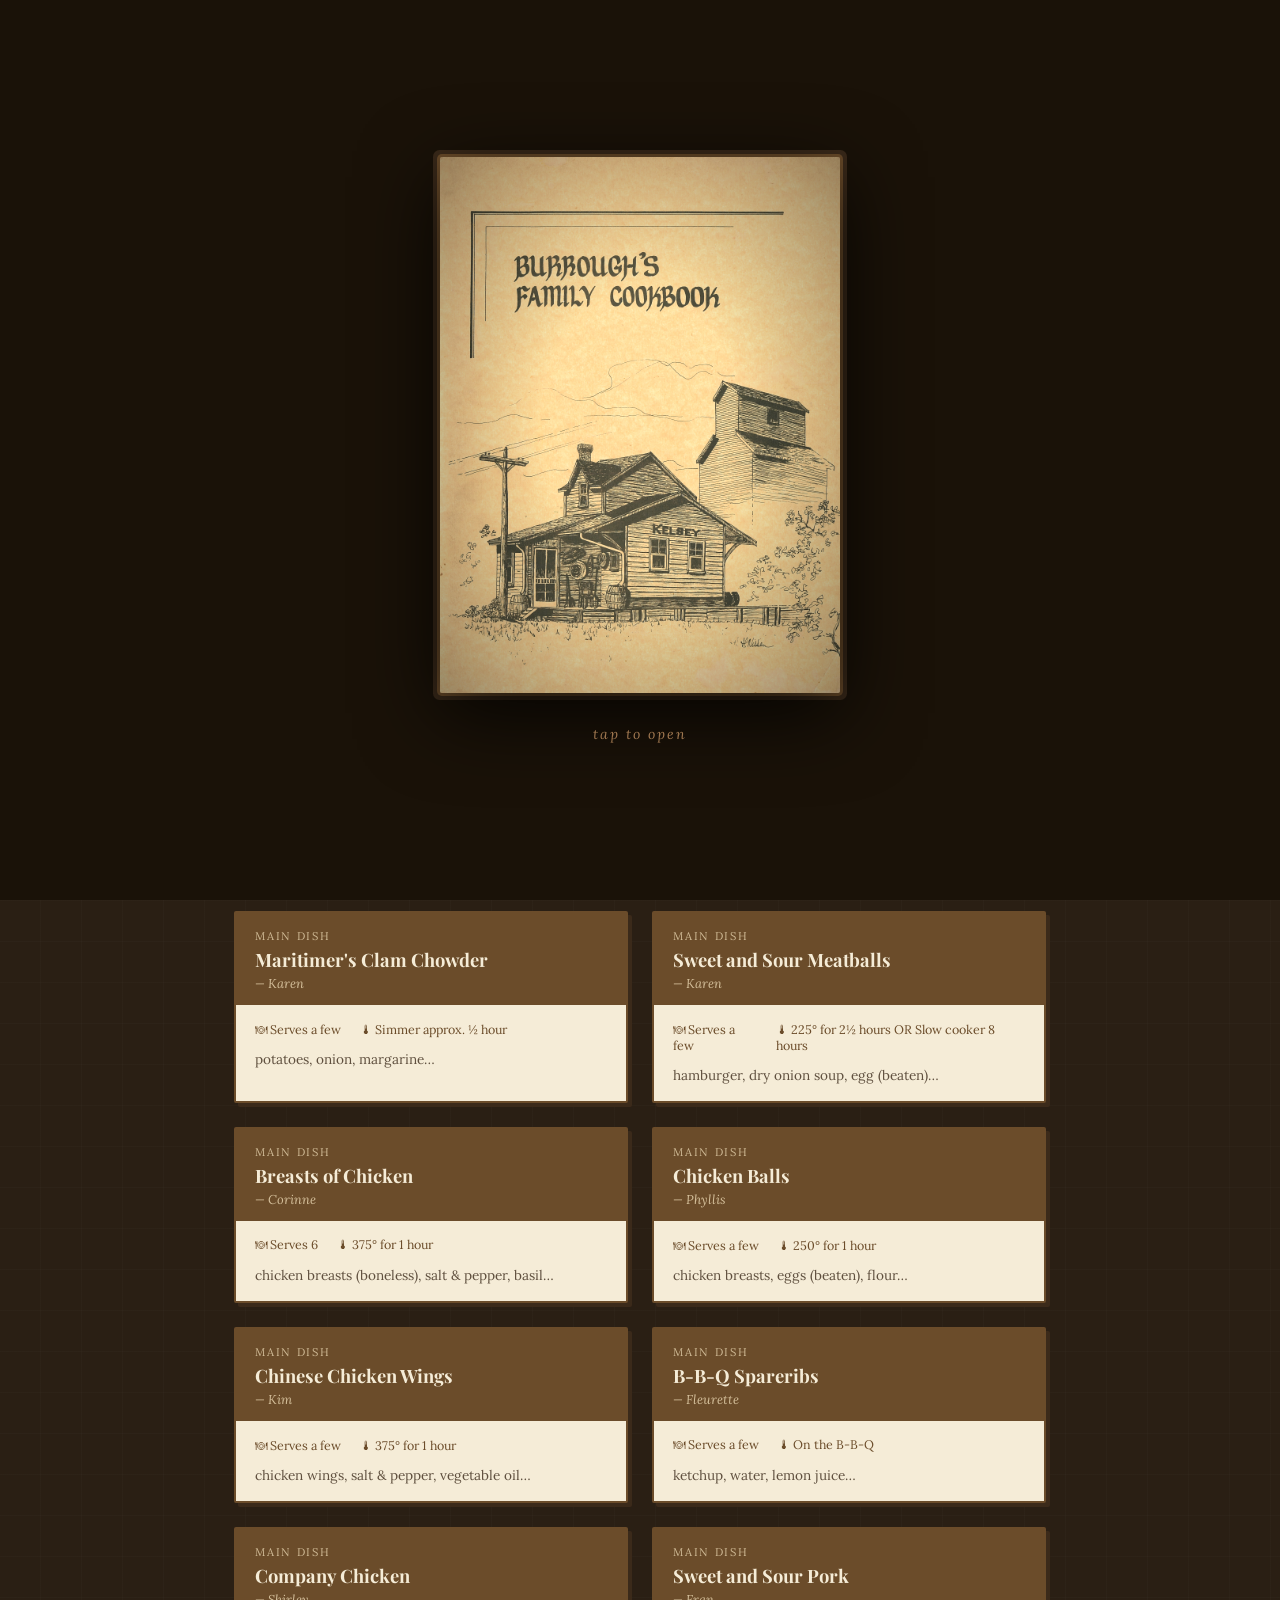
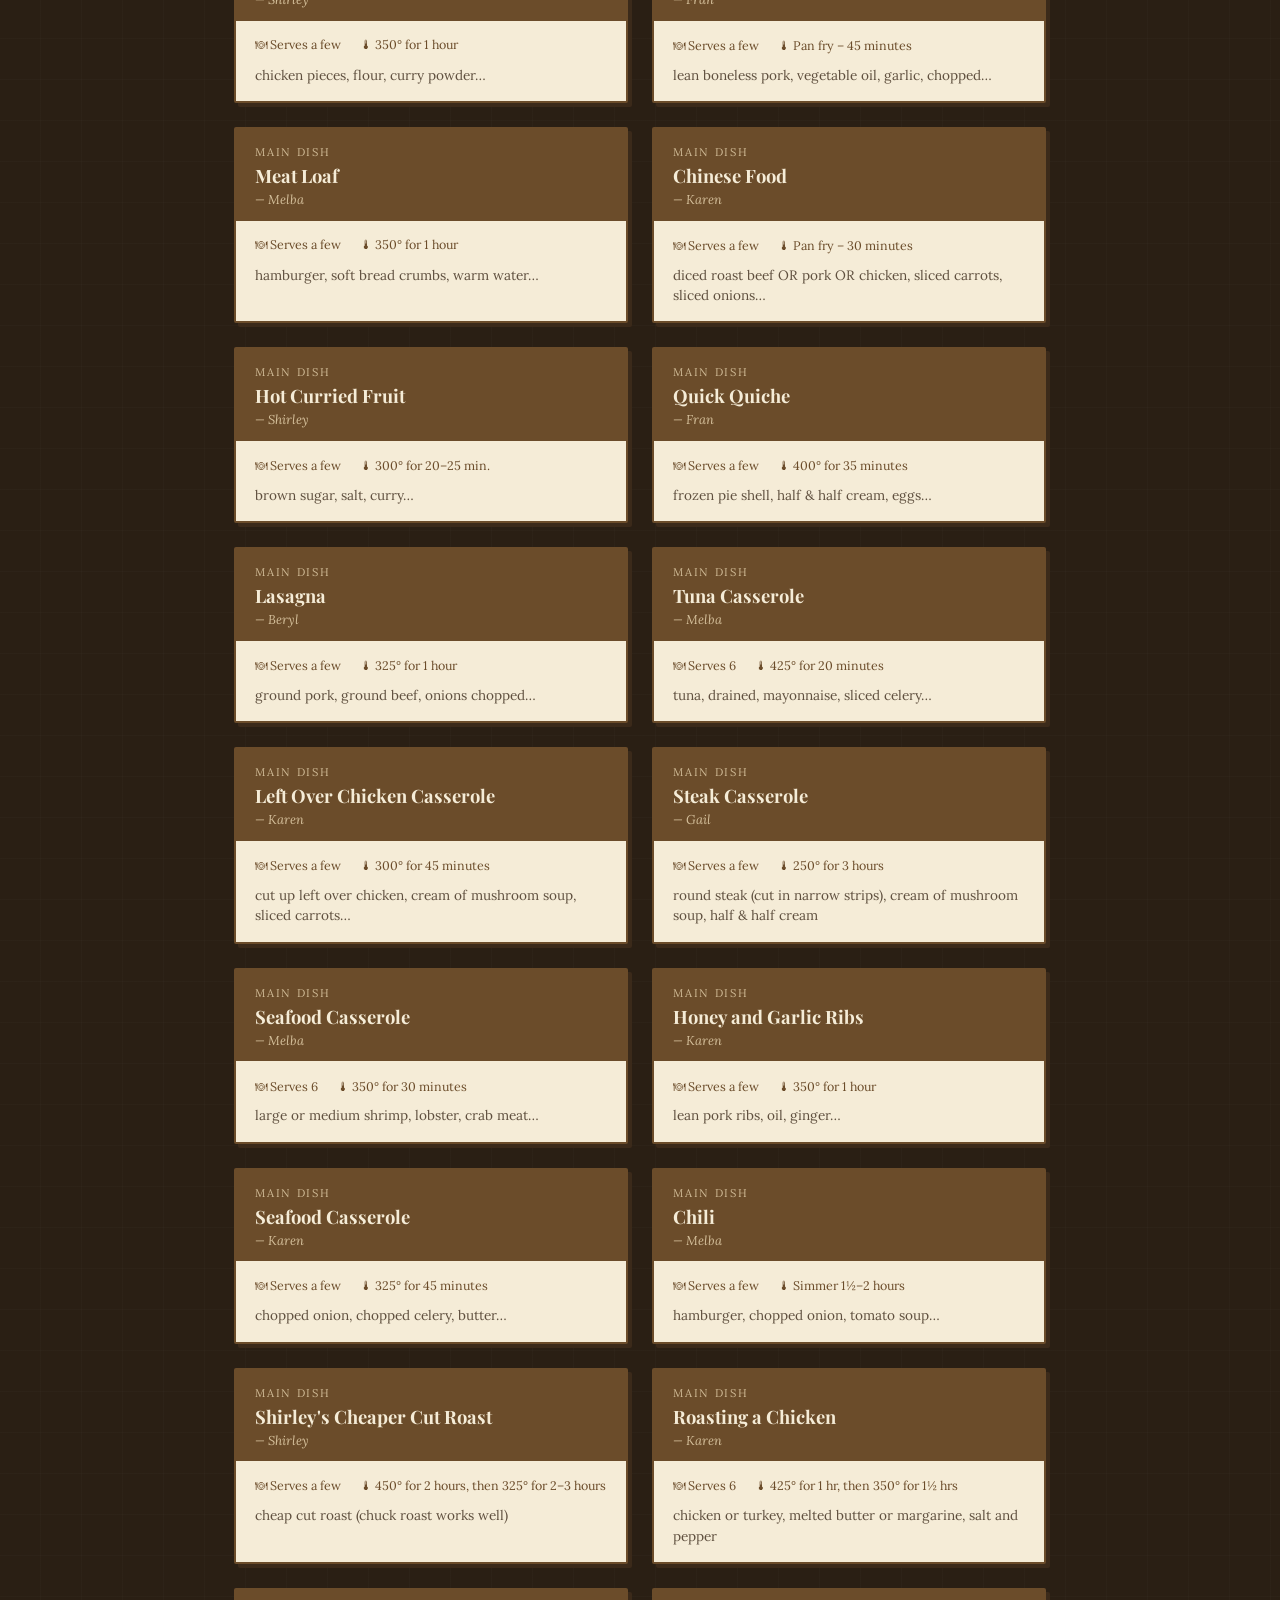
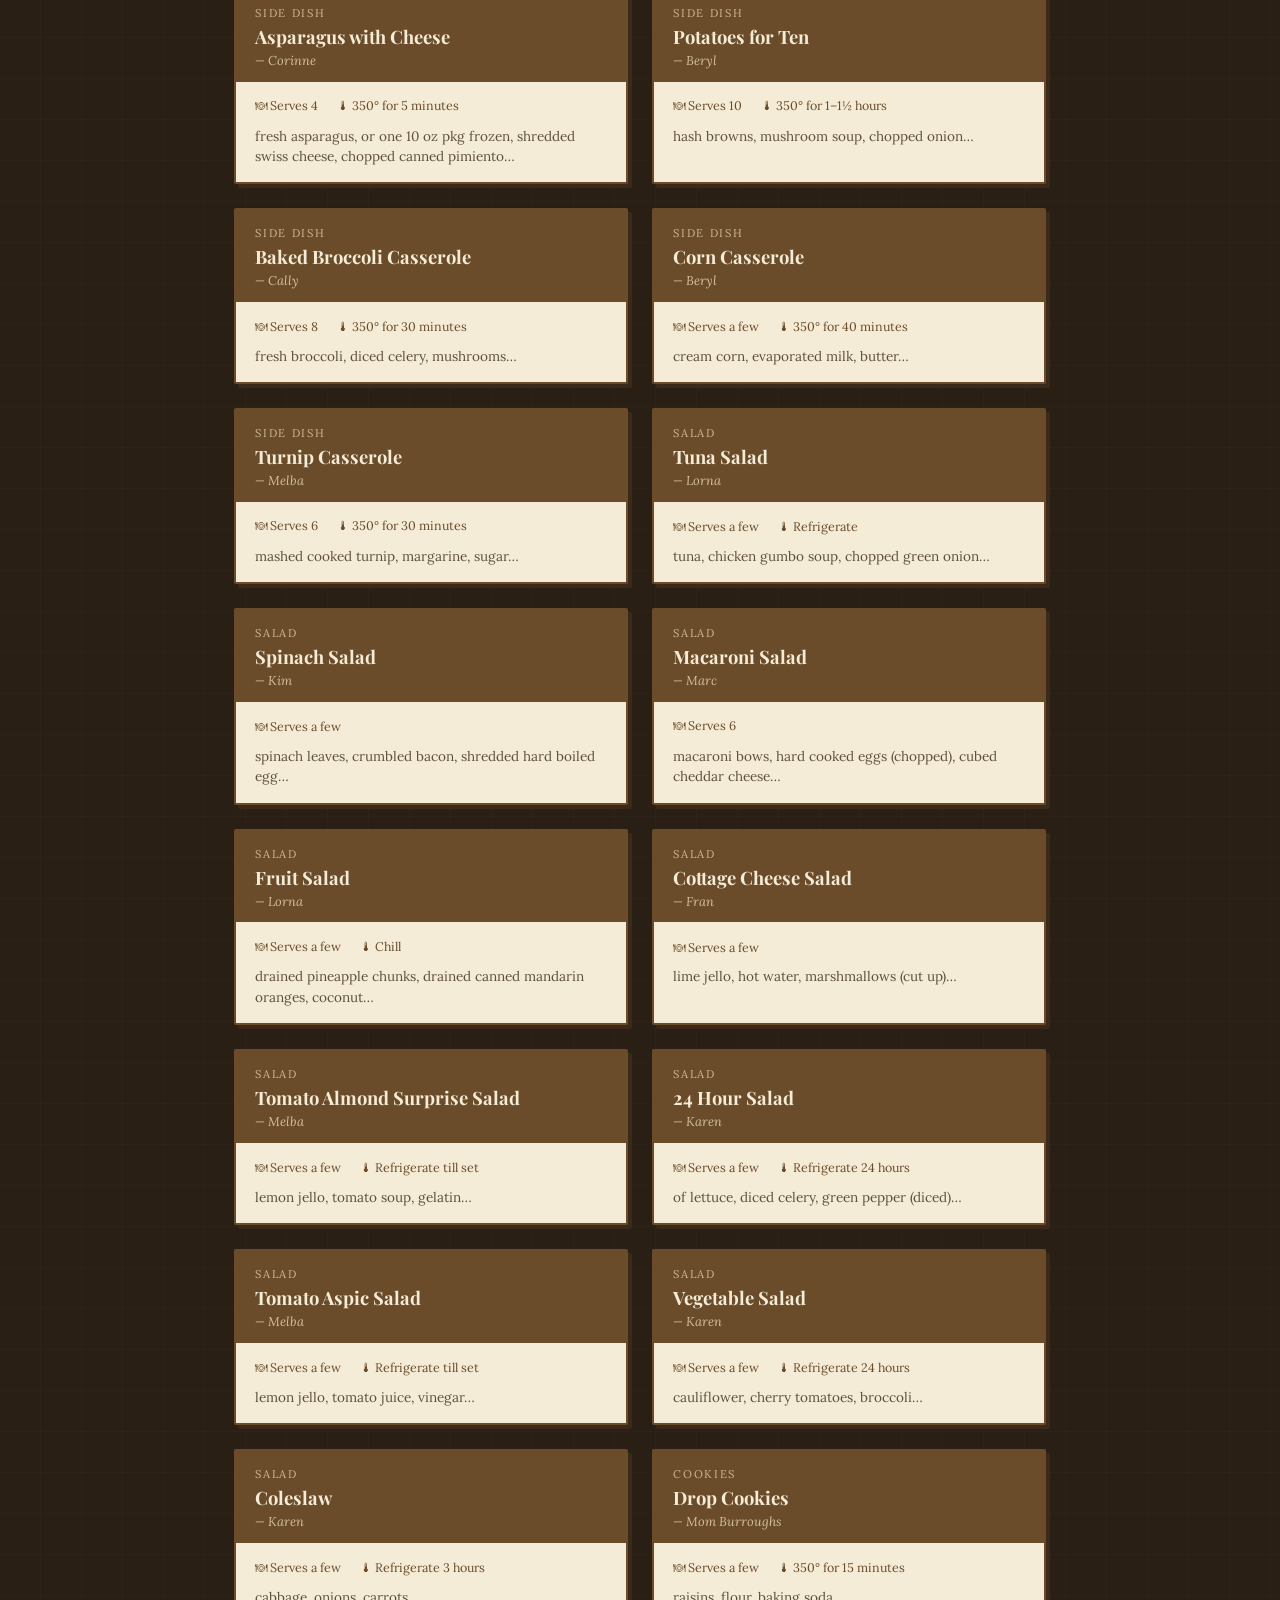
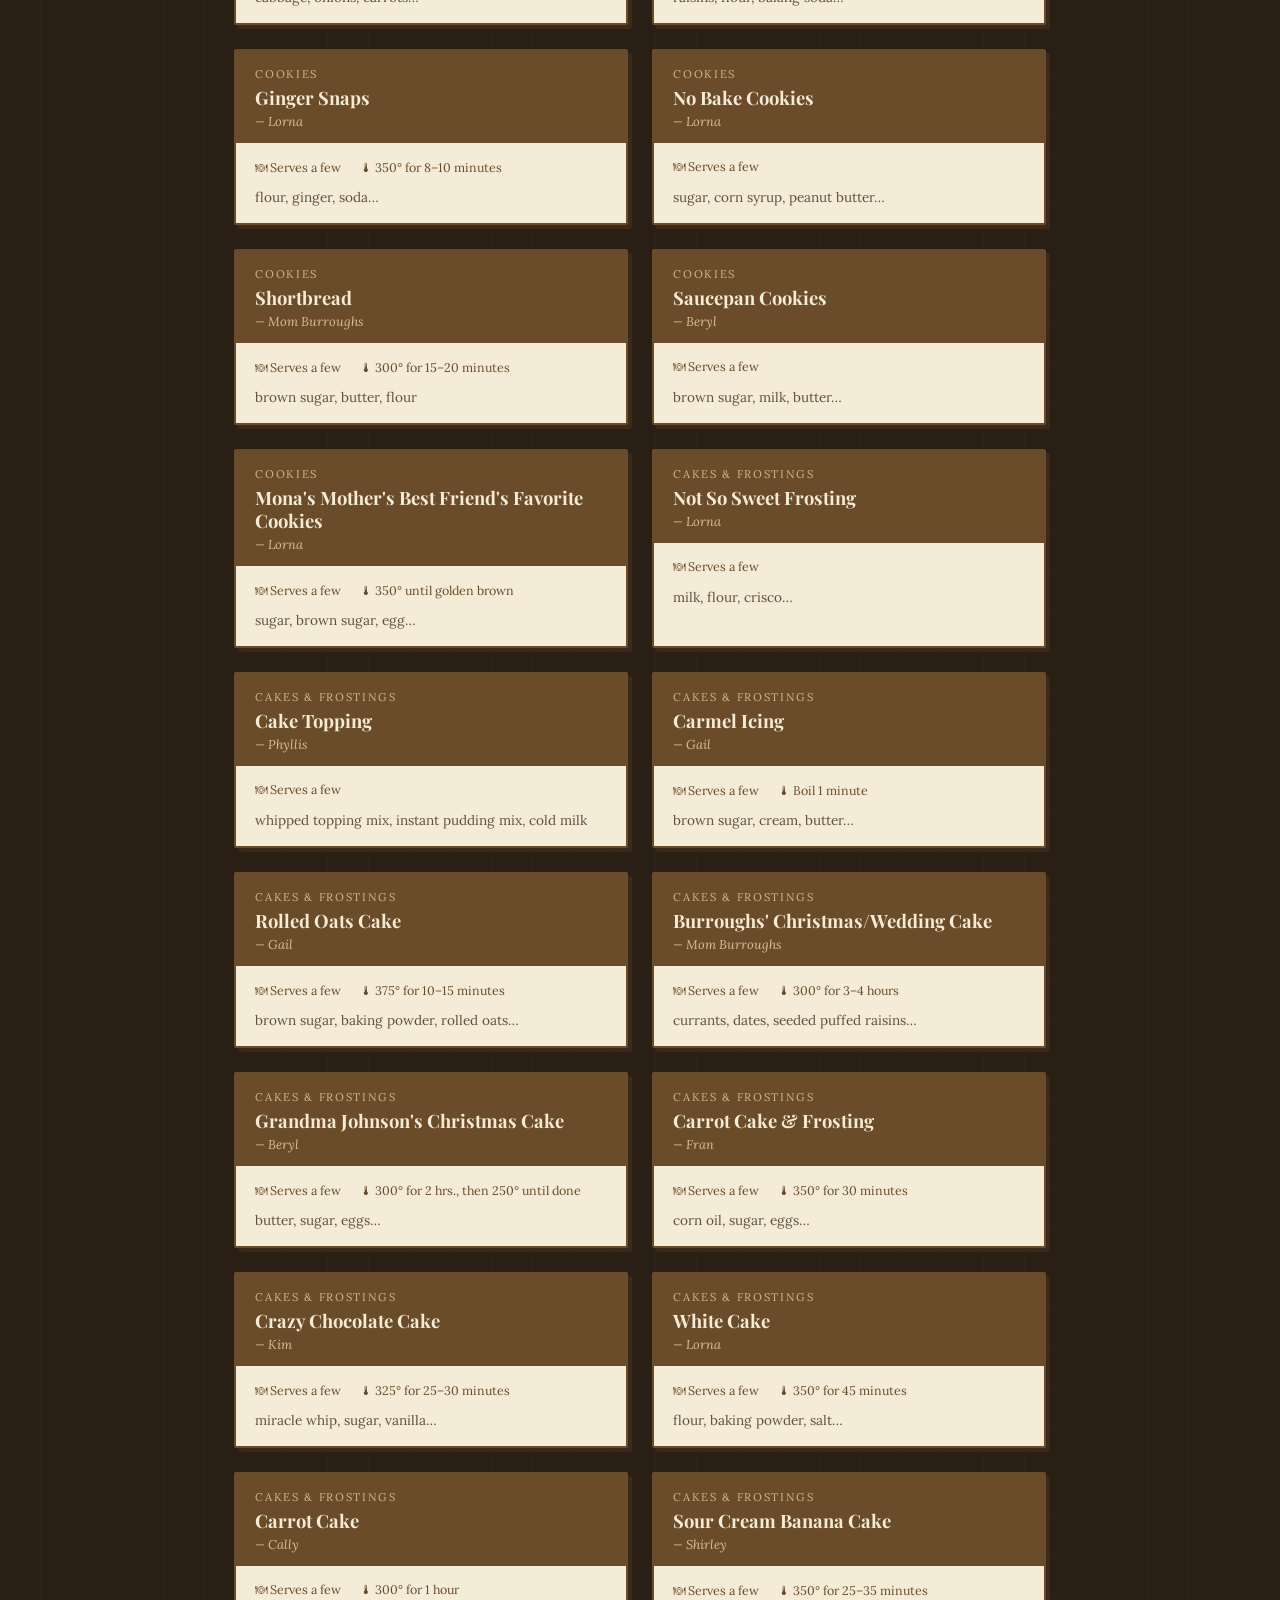
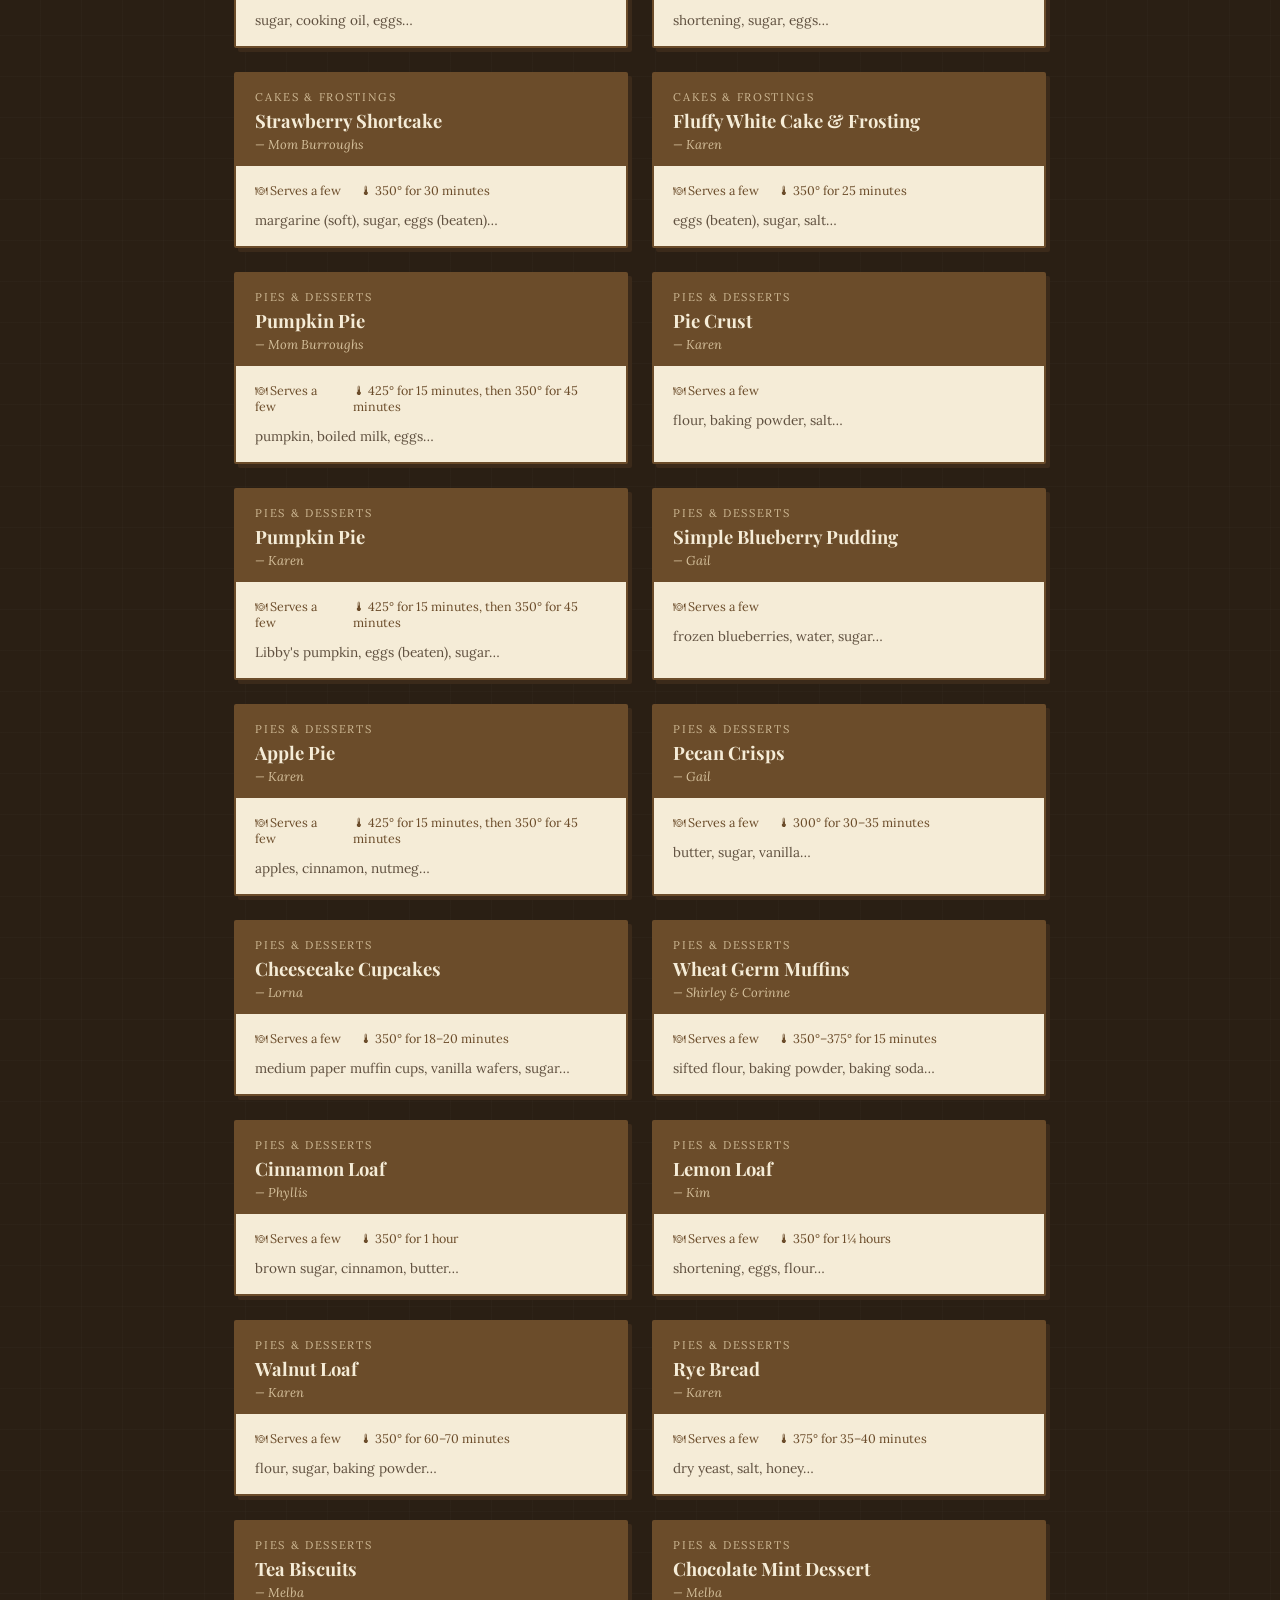
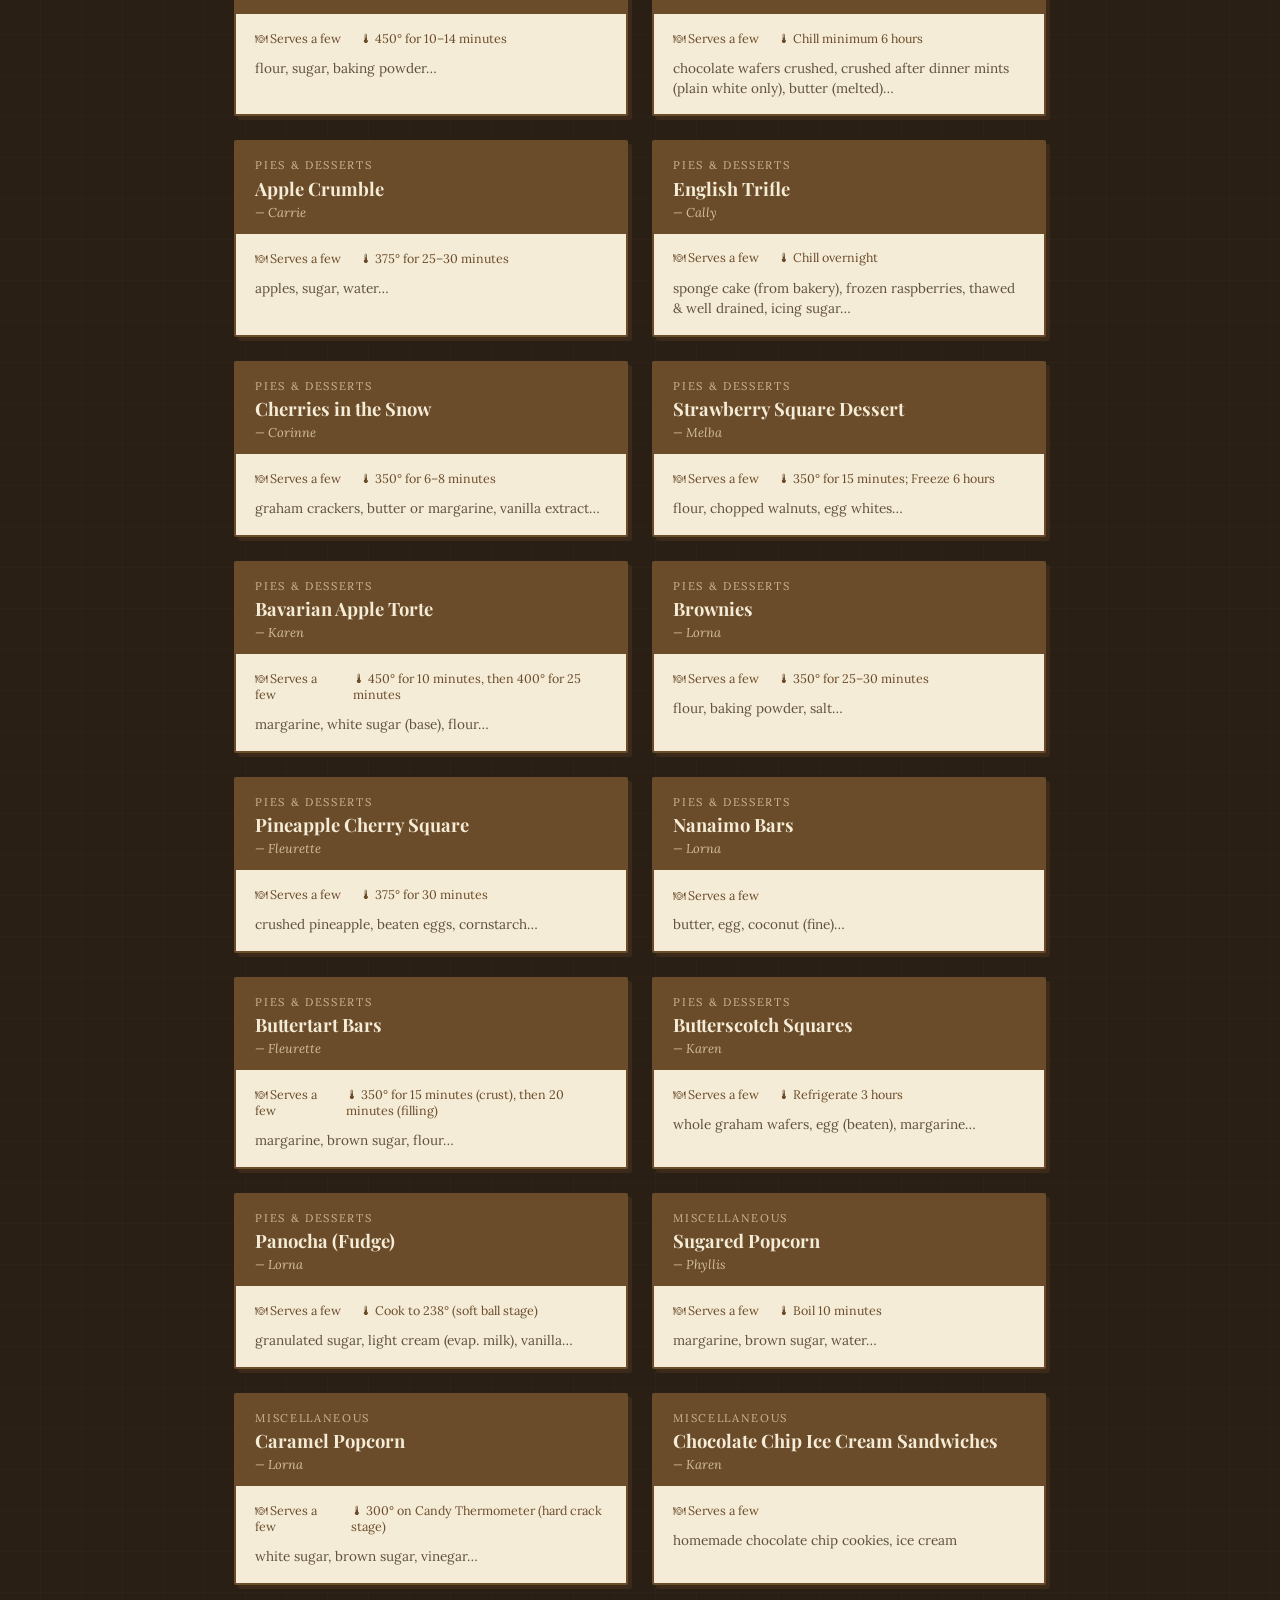
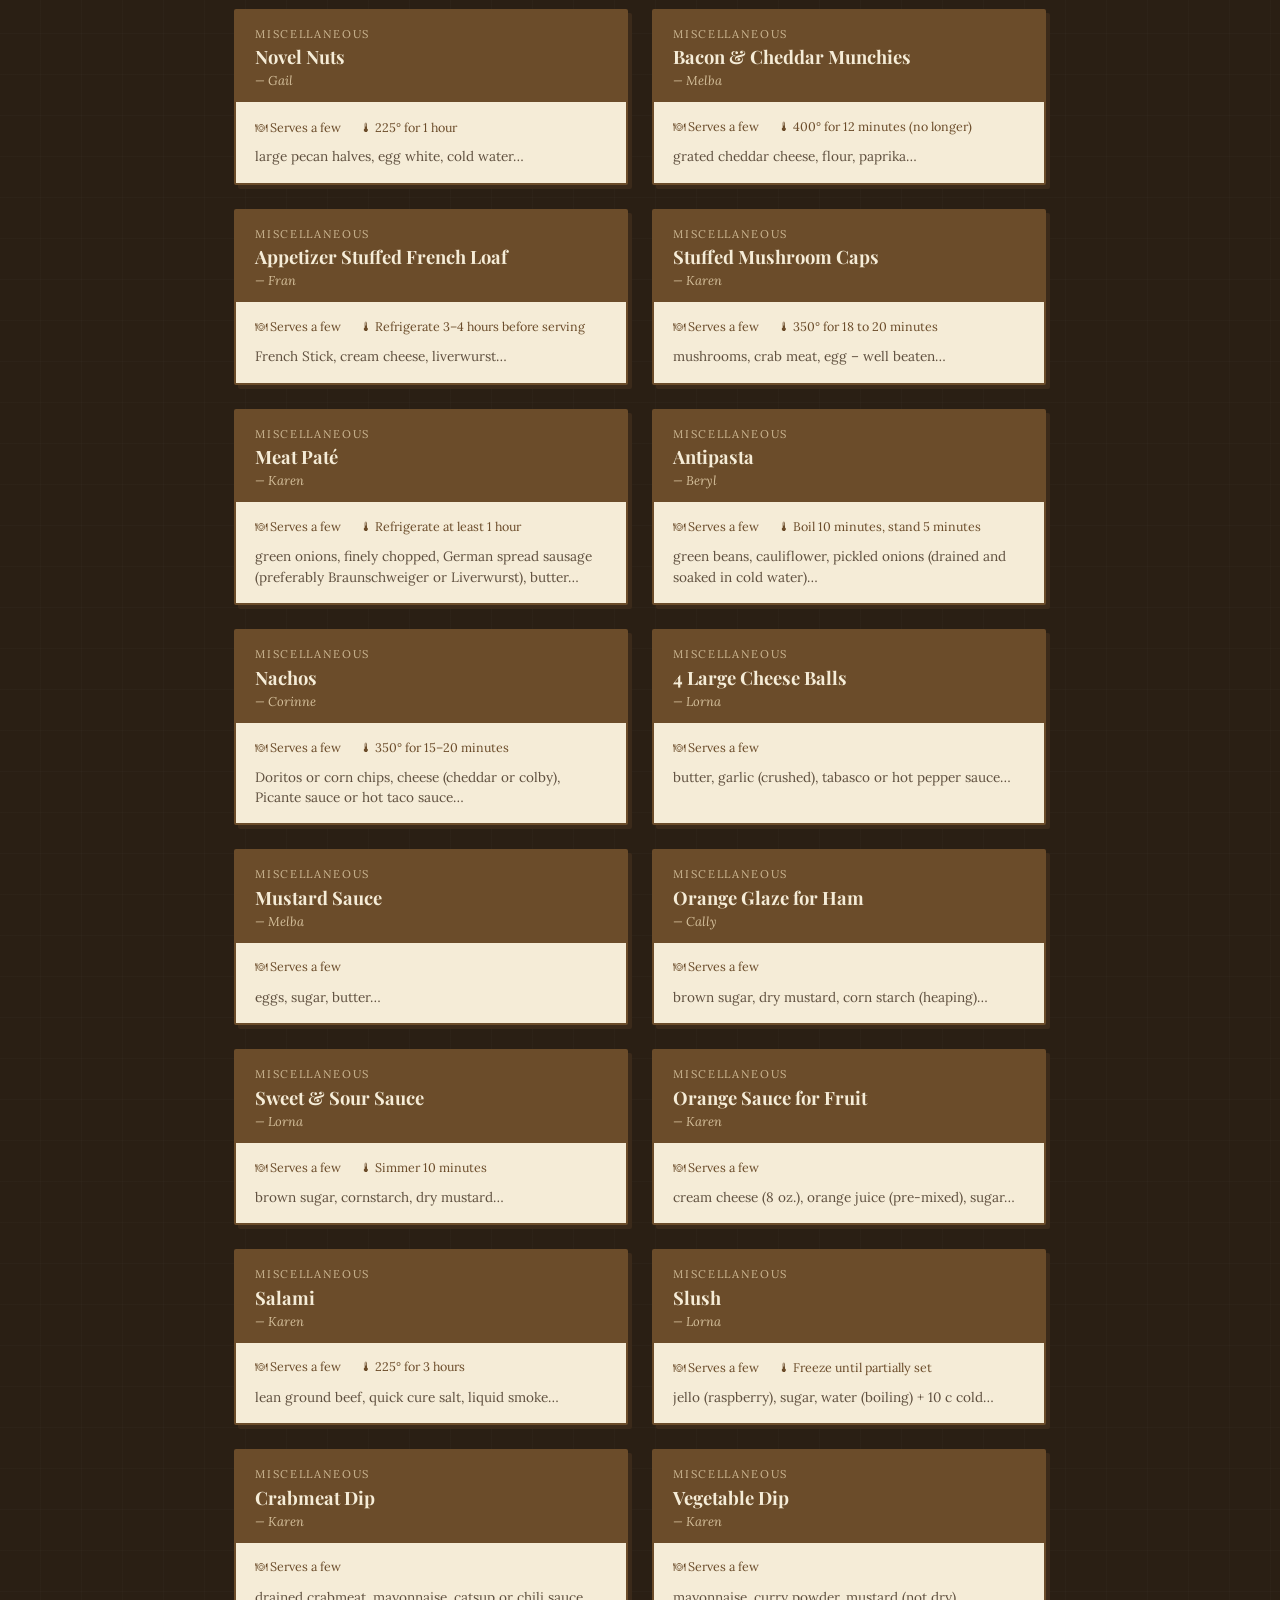
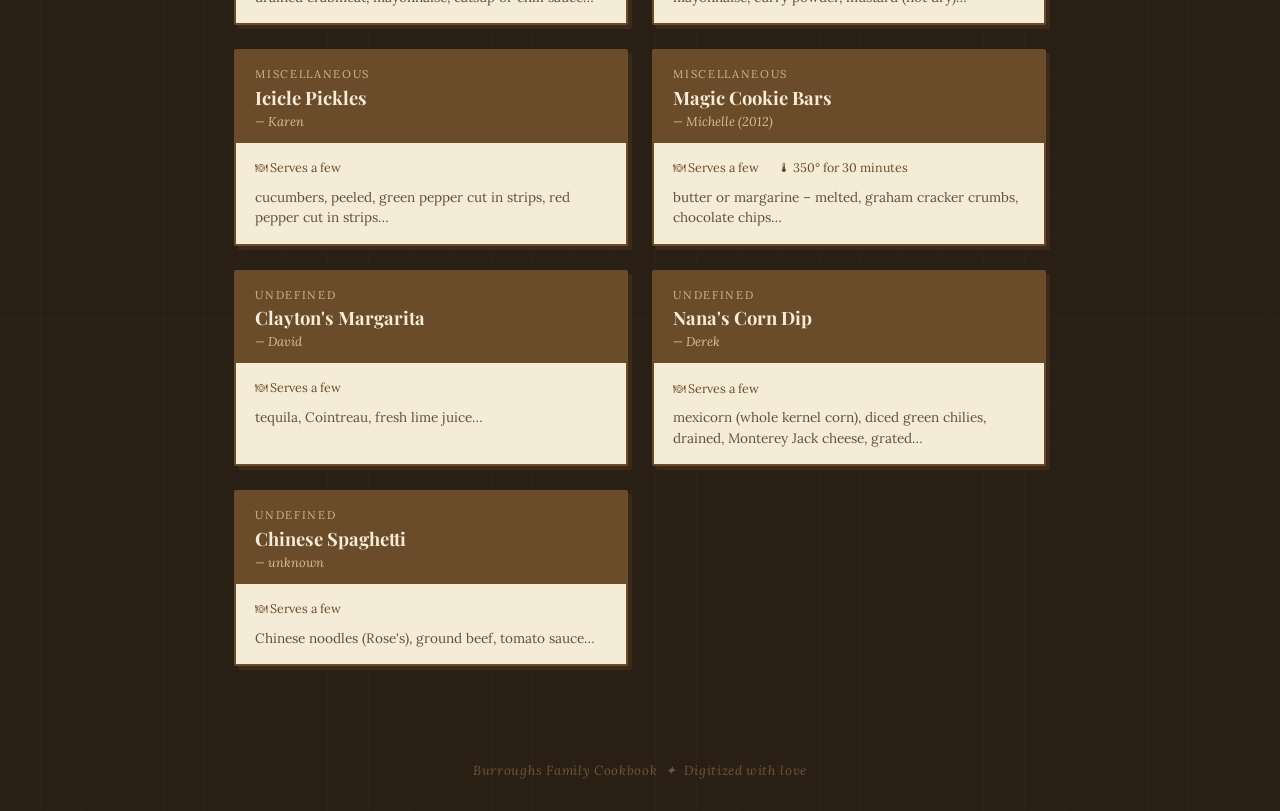
<file: index.html>
<!DOCTYPE html>
<html lang="en">
<head>
<meta charset="UTF-8">
<meta name="viewport" content="width=device-width, initial-scale=1.0">
<title>Burroughs Family Cookbook</title>
<link href="https://fonts.googleapis.com/css2?family=Playfair+Display:ital,wght@0,400;0,700;1,400&family=Lora:ital,wght@0,400;0,500;1,400&display=swap" rel="stylesheet">
<link rel="stylesheet" href="css/style.css">

</head>
<body>

  <!-- COVER PAGE -->
  <div id="coverPage" onclick="openCookbook()" style="position:fixed;inset:0;z-index:999;display:flex;flex-direction:column;align-items:center;justify-content:center;background:#1a1208;cursor:pointer;">
    <style>
      @keyframes coverReveal {from{opacity:0;transform:translateY(24px)}to{opacity:1;transform:translateY(0)}}
      @keyframes pulse {0%,100%{opacity:0.5}50%{opacity:1}}
      #coverPage.closing{opacity:0!important;transform:scale(1.04)!important;pointer-events:none;transition:opacity 0.85s ease,transform 0.85s ease;}
      #coverPage{transition:opacity 0.85s ease,transform 0.85s ease;}
    </style>
    <div style="position:relative;width:min(400px,88vw);box-shadow:0 20px 80px rgba(0,0,0,0.85),0 0 0 3px #6b4c2a,0 0 0 7px #3b2a1a;border-radius:2px;overflow:hidden;animation:coverReveal 1.2s ease both;">
      <img src="web-images/CoverPage.png" alt="Burroughs Family Cookbook" style="width:100%;display:block;filter:sepia(10%) contrast(1.04);" />
      <div style="position:absolute;inset:0;background:radial-gradient(ellipse at center,transparent 35%,rgba(0,0,0,0.4) 100%);pointer-events:none;"></div>
    </div>
    <div style="margin-top:2rem;text-align:center;animation:coverReveal 1.2s 0.25s ease both;">
      <div style="font-family:'Lora',Georgia,serif;font-style:italic;font-size:0.88rem;color:#a07850;letter-spacing:0.14em;animation:pulse 2.5s 1.6s ease-in-out infinite;">tap to open</div>
    </div>
  </div>
  <script>
    function openCookbook() {
      const c = document.getElementById('coverPage');
      c.classList.add('closing');
      setTimeout(() => c.style.display = 'none', 880);
    }
  </script>


<header class="site-header">
  <div class="header-inner">
    <div class="site-title">Burroughs<br>Family Cookbook</div>
    <div class="divider">✦ &nbsp; ✦ &nbsp; ✦</div>
    <div class="site-subtitle">Treasured recipes, passed through generations</div>

  <div class="divider">✦ &nbsp; ✦</div>
  
  <!-- dedication Recognitions and spiritual quotes -->
  
	<div class="header-dedication">
	
	  <a href="assets/BFC-Dedication.jpg" class="image-modal-link" onclick="openImageModal(event, 'assets/BFC-Dedication.jpg')">
		Dedication
	  </a>

	  <a href="assets/BFC-Recognitions.jpg" class="image-modal-link" onclick="openImageModal(event, 'assets/BFC-Recognitions.jpg')">
		Recognitions
	  </a>

	  <a href="assets/BFC-Spiritual-Quotes.jpg" class="image-modal-link" onclick="openImageModal(event, 'assets/BFC-Spiritual-Quotes.jpg')">
		Spiritual Quotes
	  </a>	

	  <div id="globalImageModal" class="image-modal-overlay" onclick="closeImageModalOnOverlay(event)">
		<div class="image-modal-wrapper">
		  <span class="image-modal-close" onclick="closeImageModal()">&times;</span>
		  <img class="image-modal-content" id="imageModalTarget" alt="Enlarged visual layout">
		</div>
	  </div>  
	</div>

  <!-- end dedication Recognitions and spiritual quotes -->  

  </div>
  
</header>

	  <a href="flipbook-view.html" class="flipbook-link">Open the Book</a>	

<div class="toolbar">
  <div class="search-wrap">
    <input type="text" id="searchInput" placeholder="Search recipes or contributors…" oninput="filterRecipes()">
  </div>
  <div class="filter-btns" id="filterBtns">
  
	  <div class="btn-row version-row">
		<button class="filter-btn active" onclick="setVersionFilter('All', this)">All</button>
		<button class="filter-btn" onclick="setVersionFilter('Volume 1', this)">Volume 1</button>
		<button class="filter-btn" onclick="setVersionFilter('Volume 2', this)">Volume 2</button>
  	  </div>

	  <div class="btn-row category-row">
		<button class="filter-btn active" onclick="setCategoryFilter('All', this)">All</button>
		<button class="filter-btn" onclick="setCategoryFilter('Main Dish', this)">Main Dish</button>
		<button class="filter-btn" onclick="setCategoryFilter('Side Dish', this)">Side Dish</button>
		<button class="filter-btn" onclick="setCategoryFilter('Salad', this)">Salad</button>
		<button class="filter-btn" onclick="setCategoryFilter('Cookies', this)">Cookies</button>
		<button class="filter-btn" onclick="setCategoryFilter('Cakes & Frostings', this)">Cakes & Frostings</button>
		<button class="filter-btn" onclick="setCategoryFilter('Pies & Desserts', this)">Pies & Desserts</button>
		<button class="filter-btn" onclick="setCategoryFilter('Miscellaneous', this)">Miscellaneous</button>
	  </div>	
  </div>
</div>

<div class="recipe-count" id="recipeCount"></div>

<div class="recipe-grid" id="recipeGrid"></div>

<!-- MODAL -->
<div class="modal-overlay" id="modalOverlay" onclick="closeModalOnOverlay(event)">
  <div class="modal" id="modal">
    <button class="modal-close" onclick="closeModal()">✕</button>
    <div class="modal-head">
      <div class="modal-category" id="mCategory"></div>
      <div class="modal-title" id="mTitle"></div>
      <div class="modal-contributor" id="mContributor"></div>
      <div class="modal-meta" id="mMeta"></div>
    </div>
    <div class="modal-body">
      <div class="serving-row">
        <div class="serving-label">Adjust servings:</div>
        <div class="serving-controls">
          <button class="serving-btn" onclick="changeServings(-1)">−</button>
          <div class="serving-count" id="servingCount">4</div>
          <button class="serving-btn" onclick="changeServings(1)">+</button>
        </div>
      </div>
      <div class="section-title">Ingredients</div>
      <ul class="ingredients-list" id="mIngredients"></ul>
      <div class="section-title">Instructions</div>
      <ol class="steps-list" id="mSteps"></ol>
      <div id="mNotes"></div>
    </div>
  </div>
</div>

<footer>Burroughs Family Cookbook &nbsp;✦&nbsp; Digitized with love</footer>

<script src="js/recipes.js"></script>
<script src="js/image-open.js"></script>

<script>

let currentCategory = 'All';
let currentVersion = 'All';
let currentRecipe = null;
let currentServings = 4;
let baseServings = 4;

function getPreview(recipe) {
  return recipe.ingredients.slice(0, 3).map(i => i.item).join(', ') + (recipe.ingredients.length > 3 ? '…' : '');
}

function renderCards(list) {
  const grid = document.getElementById('recipeGrid');
  document.getElementById('recipeCount').textContent =
    list.length === RECIPES.length ? `${list.length} recipes` : `${list.length} of ${RECIPES.length} recipes`;
  if (list.length === 0) {
    if (currentVersion === 'Volume 2') {
      grid.innerHTML = '<div class="empty-state">Volume 2 is coming soon! ' +
        '<a href="volume-2-submit-recipe.html" class="image-modal-link">Learn more</a></div>';
    } else {
      grid.innerHTML = '<div class="empty-state">No recipes found. Try a different search.</div>';
    }
    return;
  }
  grid.innerHTML = list.map((r, i) => `
    <div class="recipe-card" style="animation-delay:${i * 0.06}s" onclick="openModal(${r.id})">
      <div class="card-header">
        <div class="card-category">${r.category}</div>
        <div class="card-title">${r.title}</div>
        <div class="card-contributor">— ${r.contributor}</div>
      </div>
      <div class="card-body">
        <div class="card-meta">
		  <span>🍽 Serves ${r.servings ?? 'a few'}</span>
          ${r.temps ? `<span>🌡 ${r.temps}</span>` : ''}
        </div>
        <div class="card-preview">${getPreview(r)}</div>
      </div>
    </div>
  `).join('');
}

function filterRecipes() {
  const q = document.getElementById('searchInput').value.toLowerCase();
  let list = RECIPES.filter(r => {
    const matchCat = currentCategory === 'All' || r.category === currentCategory;
    const matchVersion = currentVersion === 'All' || r.version === currentVersion;
    const matchQ = !q || r.title.toLowerCase().includes(q) || r.contributor.toLowerCase().includes(q) ||
	  r.version.toLowerCase().includes(q) ||
      r.ingredients.some(i => i.item.toLowerCase().includes(q));
    return matchCat && matchVersion && matchQ;
  });
  renderCards(list);
}

function setCategoryFilter(cat, btn) {
  currentCategory = cat;
  btn.closest('.btn-row').querySelectorAll('.filter-btn').forEach(b => b.classList.remove('active'));
  btn.classList.add('active');
  filterRecipes();
}

function setVersionFilter(ver, btn) {
  currentVersion = ver;
  btn.closest('.btn-row').querySelectorAll('.filter-btn').forEach(b => b.classList.remove('active'));
  btn.classList.add('active');
  filterRecipes();
}


// this is the original method from claude
// some recipes did not provide a 'serves #' which caused 
// issues with scaling up or down via the 'serves' button
// keeping this for now
function scaleAmountOriginal(amountStr, base, current) {
  // Try to scale numeric amounts
  const match = amountStr.match(/^([\d.\/½¼¾⅓⅔]+)\s*(.*)/);
  if (!match) return amountStr;
  let num = match[1];
  const unit = match[2];
  // Convert fractions
  const fracs = {'½':0.5,'¼':0.25,'¾':0.75,'⅓':0.333,'⅔':0.667};
  let val = parseFloat(num) || fracs[num] || null;
  if (!val) return amountStr;
  let scaled = (val / base) * current;
  // Format nicely
  let display;
  if (scaled === Math.floor(scaled)) display = scaled.toString();
  else display = scaled.toFixed(1).replace(/\.0$/, '');
  return `${display} ${unit}`.trim();
}

function scaleAmount(amountStr, base, current) {
  // 1. Try to scale numeric amounts
  // Regex: look for a number/fraction at the start
  const match = amountStr.match(/^([\d.\/½¼¾⅓⅔\-]+)\s*(.*)/);
  if (!match) return amountStr;

  let numPart = match[1];
  const unit = match[2];

console.log(numPart); console.log(unit);

  // 2. Convert fractions/ranges
  const fracs = {'½':0.5,'¼':0.25,'¾':0.75,'⅓':0.333,'⅔':0.667};
  
  // Handle simple numbers or single fractions
  let val = parseFloat(numPart) || fracs[numPart] || null;

  // If it's a range (like "5-6"), just take the average or the first number
  if (!val && numPart.includes('–')) {
      val = parseFloat(numPart.split('–')[0]);
  }

console.log("val:", val, "| unit:", unit);

  // 3. IF NO VALID NUMBER IS FOUND, RETURN ORIGINAL STRING IMMEDIATELY
  if (val === null || isNaN(val)) return amountStr;

  // 4. Perform math
  let scaled = (val / base) * current;

console.log("scaled:", scaled, "| unit:", unit);

  // 5. Format nicely
  let display = Number.isInteger(scaled) ? scaled.toString() : scaled.toFixed(1).replace(/\.0$/, '');
  
console.log(display); console.log(unit);  
  
  return `${display} ${unit}`.trim();
}

function renderIngredients() {
  const ul = document.getElementById('mIngredients');
  ul.innerHTML = currentRecipe.ingredients.map(ing => {
    const scaledAmt = ing.amount.match(/^(to taste|as needed|pinch)$/i)
      ? ing.amount
      : scaleAmount(ing.amount, baseServings, currentServings);
	  
    return `<li><span class="ing-amount">${scaledAmt}</span> ${ing.item}</li>`;
  }).join('');
}

function getServings(currentRecipe) {
  // If servings is missing, 0, or not a number, return 1
  if (!currentRecipe.servings || isNaN(currentRecipe.servings)) {
    currentRecipe.servings = 1;
  }
  return currentRecipe.servings;
}

function openModal(id) {
  currentRecipe = RECIPES.find(r => r.id === id);
  
  // handle when servings value is not provided in the recipe
  
  baseServings = getServings(currentRecipe);
  currentServings = getServings(currentRecipe);

  document.getElementById('mCategory').textContent = currentRecipe.category;
  document.getElementById('mTitle').textContent = currentRecipe.title;
  document.getElementById('mContributor').textContent = '— ' + currentRecipe.contributor;
  document.getElementById('mMeta').innerHTML =
    `<span>🍽 Serves ${currentRecipe.servings}</span>` +
    (currentRecipe.temps ? `<span>🌡 ${currentRecipe.temps}</span>` : '');
  document.getElementById('servingCount').textContent = currentServings;

  renderIngredients();

  document.getElementById('mSteps').innerHTML = currentRecipe.steps.map((s, i) =>
    `<li class="step"><span class="step-num">${i+1}.</span><span class="step-text">${s}</span></li>`
  ).join('');

  const notesEl = document.getElementById('mNotes');
  if (currentRecipe.notes) {
    notesEl.innerHTML = `<div class="recipe-notes"><strong>Notes</strong>${currentRecipe.notes.replace(/\n/g,'<br>')}</div>`;
  } else { notesEl.innerHTML = ''; }

  document.getElementById('modalOverlay').classList.add('open');
  document.body.style.overflow = 'hidden';
}

function closeModal() {
  document.getElementById('modalOverlay').classList.remove('open');
  document.body.style.overflow = '';
}

function closeModalOnOverlay(e) {
  if (e.target === document.getElementById('modalOverlay')) closeModal();
}

function changeServings(delta) {
  currentServings = Math.max(1, currentServings + delta);
  document.getElementById('servingCount').textContent = currentServings;
  renderIngredients();
}

document.addEventListener('keydown', e => { if (e.key === 'Escape') closeModal(); });

// Init
renderCards(RECIPES);
</script>

</body>
</html>
</file>
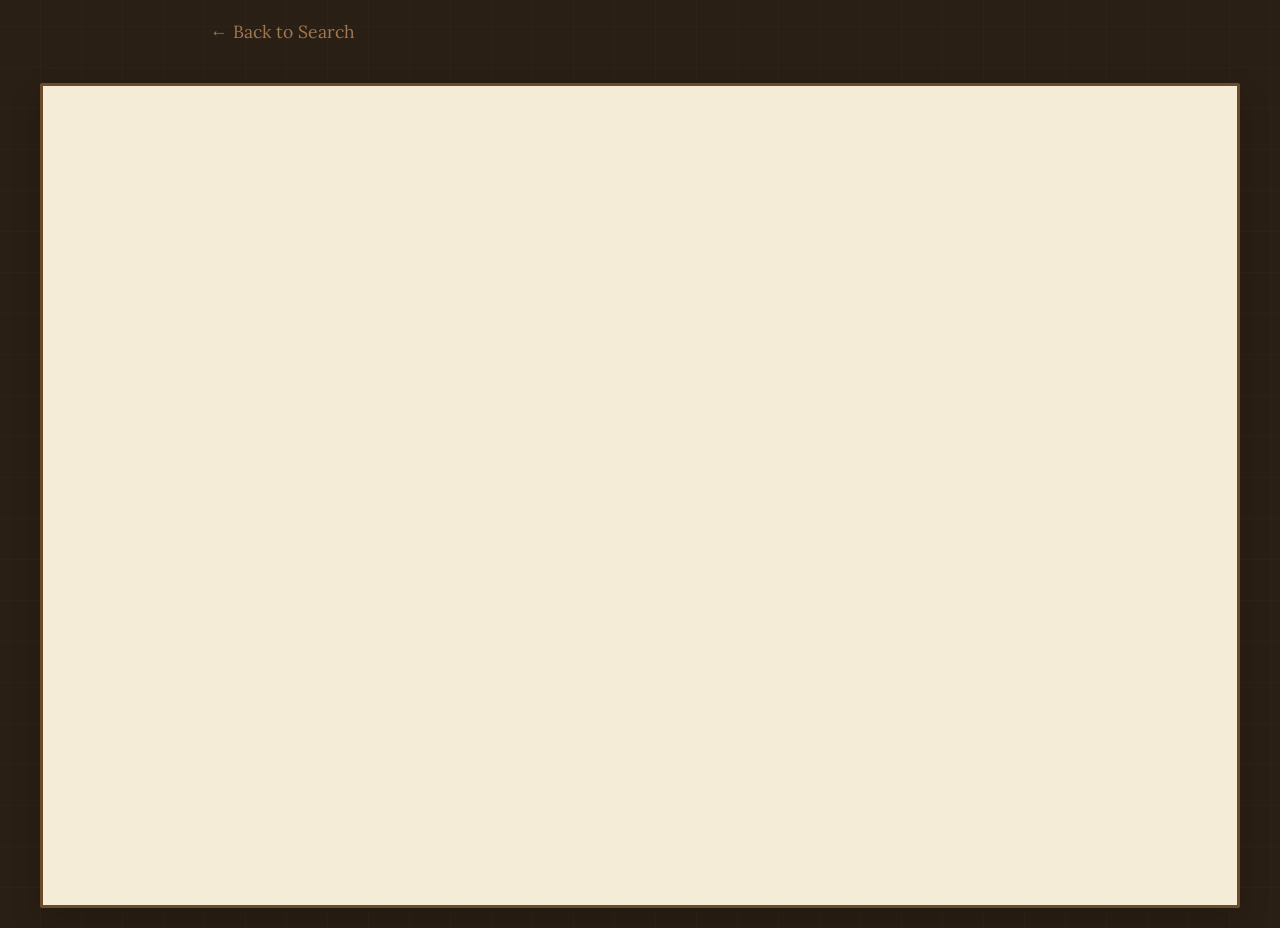
<file: flipbook-view.html>
<!DOCTYPE html>
<html lang="en">
<head>
<meta charset="UTF-8">
<meta name="viewport" content="width=device-width, initial-scale=1.0">
<title>Burroughs Family Cookbook</title>
<link href="https://fonts.googleapis.com/css2?family=Playfair+Display:ital,wght@0,400;0,700;1,400&family=Lora:ital,wght@0,400;0,500;1,400&display=swap" rel="stylesheet">
<link rel="stylesheet" href="css/style.css">

</head>
<body>

    <div style="padding: 20px; max-width: 900px; margin: 0 auto;">
        <a href="index.html" class="back-link">← Back to Search</a>
    </div>

    <div class="flipbook-container">
        <iframe allowfullscreen="allowfullscreen" 
                allow="clipboard-write" 
                scrolling="no" 
                class="fp-iframe" 
                src="https://heyzine.com/flip-book/56b3779707.html">
        </iframe>
    </div>

</body>
</html>
</file>
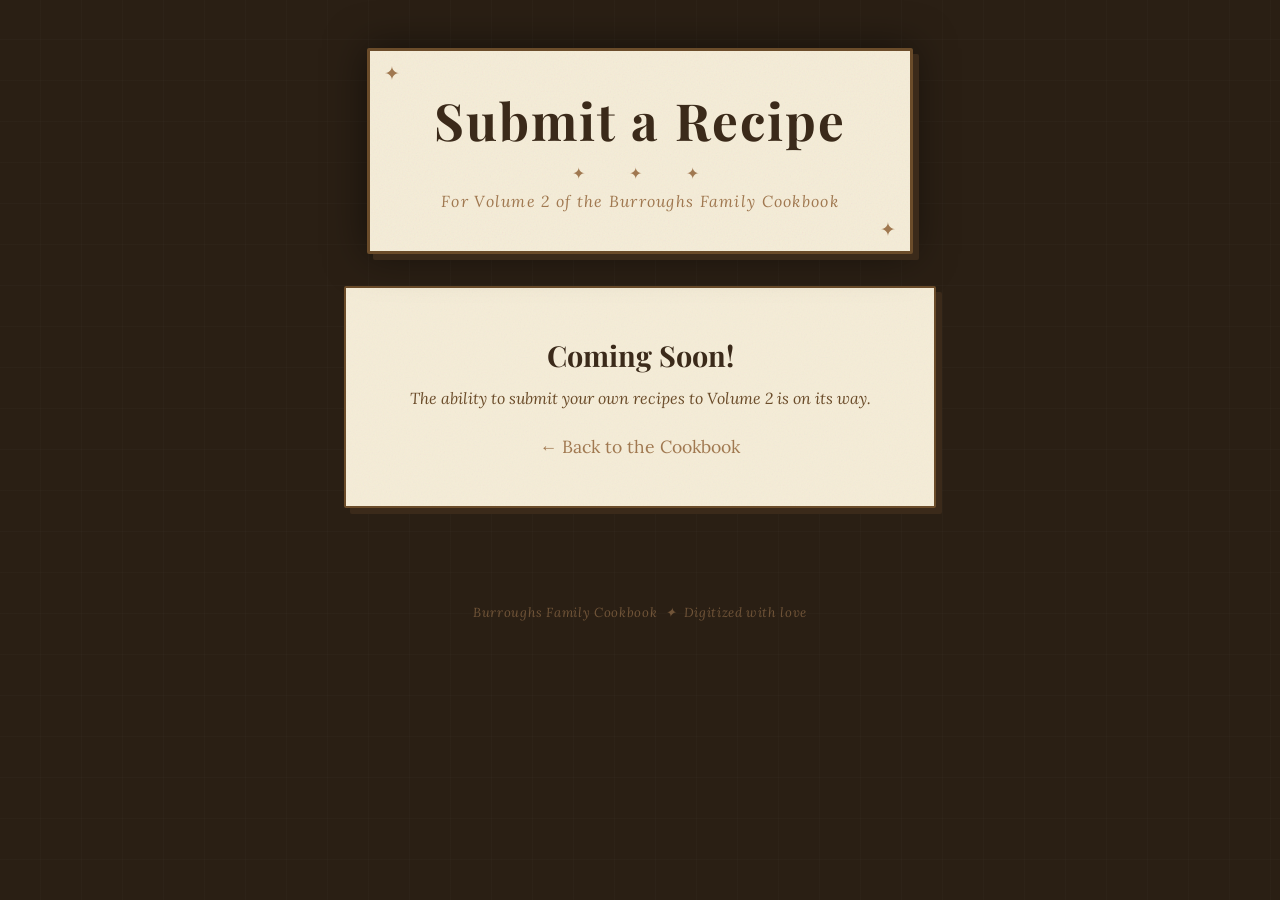
<file: volume-2-submit-recipe.html>
<!DOCTYPE html>
<html lang="en">
<head>
<meta charset="UTF-8">
<meta name="viewport" content="width=device-width, initial-scale=1.0">
<title>Coming Soon — Volume 2 | Burroughs Family Cookbook</title>
<link href="https://fonts.googleapis.com/css2?family=Playfair+Display:ital,wght@0,400;0,700;1,400&family=Lora:ital,wght@0,400;0,500;1,400&display=swap" rel="stylesheet">
<link rel="stylesheet" href="css/style.css">
</head>
<body>

<header class="site-header">
  <div class="header-inner">
    <div class="site-title">Submit a Recipe</div>
    <div class="divider">✦ &nbsp; ✦ &nbsp; ✦</div>
    <div class="site-subtitle">For Volume 2 of the Burroughs Family Cookbook</div>
  </div>
</header>

<div class="submit-container">
  <div class="coming-soon">
    <h2>Coming Soon!</h2>
    <p>The ability to submit your own recipes to Volume 2 is on its way.</p>
    <a href="index.html" class="back-link">← Back to the Cookbook</a>
  </div>
</div>

<footer>Burroughs Family Cookbook &nbsp;✦&nbsp; Digitized with love</footer>

</body>
</html>
</file>
<file: css/style.css>
:root {
    --cream: #f5ecd7;
    --parchment: #e8d5b0;
    --brown-dark: #3b2a1a;
    --brown-mid: #6b4c2a;
    --brown-light: #a07850;
    --rust: #8b3a1e;
    --ink: #2a1f14;
    --shadow: rgba(59,42,26,0.18);
  }

  * { box-sizing: border-box; margin: 0; padding: 0; }

  body {
    background-color: #2a1f14;
    background-image:
      repeating-linear-gradient(0deg, transparent, transparent 40px, rgba(255,255,255,0.015) 40px, rgba(255,255,255,0.015) 41px),
      repeating-linear-gradient(90deg, transparent, transparent 40px, rgba(255,255,255,0.015) 40px, rgba(255,255,255,0.015) 41px);
    min-height: 100vh;
    font-family: 'Lora', Georgia, serif;
    color: var(--ink);
  }

  /* HEADER */
  .site-header {
    text-align: center;
    padding: 3rem 1.5rem 2rem;
    position: relative;
  }
  .header-inner {
    display: inline-block;
    background: var(--cream);
    background-image: url("data:image/svg+xml,%3Csvg xmlns='http://www.w3.org/2000/svg' width='300' height='300'%3E%3Cfilter id='n'%3E%3CfeTurbulence type='fractalNoise' baseFrequency='0.65' numOctaves='3' stitchTiles='stitch'/%3E%3C/filter%3E%3Crect width='300' height='300' filter='url(%23n)' opacity='0.08'/%3E%3C/svg%3E");
    border: 3px solid var(--brown-mid);
    border-radius: 2px;
    padding: 2.5rem 4rem;
    box-shadow: 6px 6px 0 var(--brown-dark), 0 0 40px rgba(0,0,0,0.5);
    position: relative;
  }
  .header-inner::before, .header-inner::after {
    content: '✦';
    position: absolute;
    color: var(--brown-light);
    font-size: 1.2rem;
  }
  .header-inner::before { top: 10px; left: 14px; }
  .header-inner::after { bottom: 10px; right: 14px; }

  .header-dedication {
	text-align: center;
    display: inline-block;
    background: var(--cream);
    background-image: url("data:image/svg+xml,%3Csvg xmlns='http://www.w3.org/2000/svg' width='300' height='300'%3E%3Cfilter id='n'%3E%3CfeTurbulence type='fractalNoise' baseFrequency='0.65' numOctaves='3' stitchTiles='stitch'/%3E%3C/filter%3E%3Crect width='300' height='300' filter='url(%23n)' opacity='0.08'/%3E%3C/svg%3E");
	
	width: fit-content;    /* Shrinks the box to fit your content exactly */
	text-align: center;   /* Centers the text inside */
	margin: 0 auto;       /* Centers the block if it's a block-level element */

	/* Existing styles */
	display: flex;             /* Use Flexbox */
	flex-direction: row;       /* Keeps them in a line */
	justify-content: center;   /* Centers them horizontally */
	gap: 20px;                 /* Adds the space between each link */	
	
    /* border: 1px solid var(--brown-mid);
    border-radius: 1px;
	*/
    padding: 1rem 4rem;
    /* box-shadow: 6px 6px 0 var(--brown-dark), 0 0 40px rgba(0,0,0,0.5);
	*/
    position: relative;
  }

  .site-title {
    font-family: 'Playfair Display', Georgia, serif;
    font-size: clamp(2rem, 5vw, 3.2rem);
    font-weight: 700;
    color: var(--brown-dark);
    letter-spacing: 0.04em;
    line-height: 1.15;
  }
  .site-subtitle {
    font-family: 'Lora', serif;
    font-style: italic;
    font-size: 1rem;
    color: var(--brown-light);
    margin-top: 0.5rem;
    letter-spacing: 0.08em;
  }
  .divider {
    text-align: center;
    color: var(--brown-light);
    font-size: 1rem;
    letter-spacing: 0.5em;
    margin: 0.8rem 0 0;
  }

  /* SEARCH & FILTER */
  .toolbar {
    max-width: 860px;
    margin: 2rem auto 1.5rem;
    padding: 0 1.5rem;
    display: flex;
    gap: 1rem;
    align-items: center;
    flex-wrap: wrap;
  }
  .search-wrap {
    flex: 1;
    min-width: 200px;
    position: relative;
  }
  .search-wrap input {
    width: 100%;
    background: var(--cream);
    border: 2px solid var(--brown-mid);
    border-radius: 2px;
    padding: 0.65rem 1rem 0.65rem 2.4rem;
    font-family: 'Lora', serif;
    font-size: 0.95rem;
    color: var(--ink);
    outline: none;
    transition: border-color 0.2s;
  }
  .search-wrap input:focus { border-color: var(--rust); }
  .search-wrap::before {
    content: '⚲';
    position: absolute;
    left: 0.75rem;
    top: 50%;
    transform: translateY(-50%) rotate(45deg);
    color: var(--brown-light);
    font-size: 1.1rem;
    pointer-events: none;
  }
  .filter-btns { display: flex; gap: 0.5rem; flex-wrap: wrap; }
  .filter-btn {
    background: transparent;
    border: 2px solid var(--brown-mid);
    border-radius: 2px;
    padding: 0.5rem 1rem;
    font-family: 'Lora', serif;
    font-size: 0.85rem;
    color: var(--parchment);
    cursor: pointer;
    transition: all 0.2s;
    letter-spacing: 0.04em;
  }
  .filter-btn:hover, .filter-btn.active {
    background: var(--brown-mid);
    color: var(--cream);
  }

  /* RECIPE COUNT */
  .recipe-count {
    max-width: 860px;
    margin: 0 auto 1rem;
    padding: 0 1.5rem;
    font-family: 'Lora', serif;
    font-style: italic;
    font-size: 0.85rem;
    color: var(--brown-light);
  }

  /* RECIPE GRID */
  .recipe-grid {
    max-width: 860px;
    margin: 0 auto 4rem;
    padding: 0 1.5rem;
    display: grid;
    grid-template-columns: repeat(auto-fill, minmax(260px, 1fr));
    gap: 1.5rem;
  }

  /* RECIPE CARD */
  .recipe-card {
    background: var(--cream);
    border: 2px solid var(--brown-mid);
    border-radius: 2px;
    box-shadow: 4px 4px 0 var(--brown-dark);
    cursor: pointer;
    transition: transform 0.18s, box-shadow 0.18s;
    overflow: hidden;
    animation: fadeUp 0.4s ease both;
  }
  .recipe-card:hover {
    transform: translate(-2px, -2px);
    box-shadow: 6px 6px 0 var(--brown-dark);
  }
  @keyframes fadeUp {
    from { opacity: 0; transform: translateY(16px); }
    to { opacity: 1; transform: translateY(0); }
  }
  .card-header {
    background: var(--brown-mid);
    padding: 1rem 1.2rem 0.8rem;
    position: relative;
  }
  .card-category {
    font-size: 0.7rem;
    letter-spacing: 0.15em;
    text-transform: uppercase;
    color: var(--parchment);
    opacity: 0.8;
    margin-bottom: 0.3rem;
  }
  .card-title {
    font-family: 'Playfair Display', serif;
    font-size: 1.15rem;
    font-weight: 700;
    color: var(--cream);
    line-height: 1.25;
  }
  .card-contributor {
    font-style: italic;
    font-size: 0.8rem;
    color: var(--parchment);
    margin-top: 0.25rem;
    opacity: 0.85;
  }
  .card-body {
    padding: 1rem 1.2rem;
  }
  .card-meta {
    display: flex;
    gap: 1.2rem;
    font-size: 0.78rem;
    color: var(--brown-mid);
    margin-bottom: 0.75rem;
  }
  .card-meta span { display: flex; align-items: center; gap: 0.3rem; }
  .card-preview {
    font-size: 0.85rem;
    color: var(--brown-dark);
    line-height: 1.5;
    opacity: 0.8;
    display: -webkit-box;
    -webkit-line-clamp: 3;
    -webkit-box-orient: vertical;
    overflow: hidden;
  }

  /* MODAL */
  .modal-overlay {
    display: none;
    position: fixed;
    inset: 0;
    background: rgba(42,31,20,0.88);
    z-index: 100;
    overflow-y: auto;
    padding: 2rem 1rem;
    animation: fadeIn 0.2s ease;
  }
  .modal-overlay.open { display: flex; align-items: flex-start; justify-content: center; }
  @keyframes fadeIn { from { opacity: 0; } to { opacity: 1; } }

  .modal {
    background: var(--cream);
    background-image: url("data:image/svg+xml,%3Csvg xmlns='http://www.w3.org/2000/svg' width='300' height='300'%3E%3Cfilter id='n'%3E%3CfeTurbulence type='fractalNoise' baseFrequency='0.65' numOctaves='3' stitchTiles='stitch'/%3E%3C/filter%3E%3Crect width='300' height='300' filter='url(%23n)' opacity='0.06'/%3E%3C/svg%3E");
    border: 2px solid var(--brown-mid);
    border-radius: 2px;
    box-shadow: 8px 8px 0 var(--brown-dark);
    max-width: 640px;
    width: 100%;
    animation: slideUp 0.25s ease;
    position: relative;
  }
  @keyframes slideUp { from { transform: translateY(20px); opacity: 0; } to { transform: translateY(0); opacity: 1; } }

  .modal-close {
    position: absolute;
    top: 1rem; right: 1rem;
    background: none;
    border: none;
    font-size: 1.5rem;
    color: var(--cream);
    cursor: pointer;
    line-height: 1;
    z-index: 10;
  }
  .modal-head {
    background: var(--brown-dark);
    padding: 2rem 2rem 1.5rem;
    border-bottom: 3px solid var(--brown-mid);
  }
  .modal-category {
    font-size: 0.7rem;
    letter-spacing: 0.18em;
    text-transform: uppercase;
    color: var(--brown-light);
    margin-bottom: 0.4rem;
  }
  .modal-title {
    font-family: 'Playfair Display', serif;
    font-size: clamp(1.4rem, 4vw, 2rem);
    font-weight: 700;
    color: var(--cream);
    line-height: 1.2;
  }
  .modal-contributor {
    font-style: italic;
    color: var(--parchment);
    font-size: 0.9rem;
    margin-top: 0.4rem;
    opacity: 0.85;
  }
  .modal-meta {
    display: flex; gap: 1.5rem;
    margin-top: 1rem;
    font-size: 0.82rem;
    color: var(--parchment);
    opacity: 0.8;
    flex-wrap: wrap;
  }

  .modal-body { padding: 1.8rem 2rem; }

  /* SERVING ADJUSTER */
  .serving-row {
    display: flex;
    align-items: center;
    gap: 1rem;
    margin-bottom: 1.5rem;
    padding-bottom: 1.2rem;
    border-bottom: 1px solid var(--parchment);
  }
  .serving-label {
    font-family: 'Playfair Display', serif;
    font-size: 0.9rem;
    color: var(--brown-mid);
    font-style: italic;
  }
  .serving-controls { display: flex; align-items: center; gap: 0.6rem; }
  .serving-btn {
    width: 28px; height: 28px;
    border: 2px solid var(--brown-mid);
    background: none;
    border-radius: 2px;
    font-size: 1.1rem;
    cursor: pointer;
    color: var(--brown-mid);
    display: flex; align-items: center; justify-content: center;
    transition: all 0.15s;
  }
  .serving-btn:hover { background: var(--brown-mid); color: var(--cream); }
  .serving-count {
    font-family: 'Playfair Display', serif;
    font-size: 1.2rem;
    font-weight: 700;
    color: var(--brown-dark);
    min-width: 2rem;
    text-align: center;
  }

  /* INGREDIENTS */
  .section-title {
    font-family: 'Playfair Display', serif;
    font-size: 1.1rem;
    font-weight: 700;
    color: var(--brown-dark);
    margin-bottom: 0.8rem;
    padding-bottom: 0.3rem;
    border-bottom: 2px solid var(--parchment);
    letter-spacing: 0.03em;
  }
  .ingredients-list {
    list-style: none;
    margin-bottom: 1.8rem;
  }
  .ingredients-list li {
    padding: 0.45rem 0;
    font-size: 0.92rem;
    color: var(--brown-dark);
    border-bottom: 1px dotted var(--parchment);
    display: flex;
    gap: 0.6rem;
    line-height: 1.45;
  }
  .ingredients-list li::before {
    content: '—';
    color: var(--brown-light);
    flex-shrink: 0;
    margin-top: 0.05rem;
  }
  .ing-amount {
    font-weight: 500;
    color: var(--rust);
    white-space: nowrap;
  }

  /* INSTRUCTIONS */
  .steps-list { list-style: none; margin-bottom: 1.5rem; }
  .step {
    display: flex;
    gap: 1rem;
    margin-bottom: 1rem;
    align-items: flex-start;
  }
  .step-num {
    font-family: 'Playfair Display', serif;
    font-size: 1.3rem;
    font-weight: 700;
    color: var(--brown-light);
    line-height: 1;
    flex-shrink: 0;
    width: 1.6rem;
    text-align: right;
  }
  .step-text {
    font-size: 0.92rem;
    color: var(--brown-dark);
    line-height: 1.65;
  }

  /* NOTES */
  .recipe-notes {
    background: var(--parchment);
    border-left: 4px solid var(--brown-light);
    padding: 1rem 1.2rem;
    border-radius: 0 2px 2px 0;
    font-style: italic;
    font-size: 0.88rem;
    color: var(--brown-mid);
    line-height: 1.6;
    margin-top: 0.5rem;
  }
  .recipe-notes strong {
    font-style: normal;
    display: block;
    margin-bottom: 0.3rem;
    color: var(--brown-dark);
    font-family: 'Playfair Display', serif;
  }

  /* EMPTY STATE */
  .empty-state {
    grid-column: 1/-1;
    text-align: center;
    padding: 4rem 2rem;
    color: var(--parchment);
    font-style: italic;
    opacity: 0.6;
    font-size: 1.1rem;
  }

  /* FOOTER */
  footer {
    text-align: center;
    padding: 2rem;
    color: var(--brown-light);
    font-style: italic;
    font-size: 0.82rem;
    opacity: 0.6;
    letter-spacing: 0.05em;
  }

  @media (max-width: 500px) {
    .header-inner { padding: 1.8rem 1.5rem; }
    .modal-body, .modal-head { padding: 1.2rem; }
  }



  /* ==========================================================================
     IMAGE MODAL EXTENSION 
     ========================================================================== */

  /* The link styled to look clickable but seamless */
  .image-modal-link {
    color: var(--rust);
    text-decoration: underline;
    cursor: pointer;
    transition: color 0.2s ease;
  }
  
  .image-modal-link:hover {
    color: var(--brown-mid);
  }

  /* Dedicated overlay backdrop for the image view */
  .image-modal-overlay {
    display: none; 
    position: fixed; 
    inset: 0;
    background-color: rgba(42, 31, 20, 0.85); /* Dark brown tint to match body background */
    backdrop-filter: blur(4px); /* Soft blur effect */
    z-index: 1000; /* Keeps it strictly above standard layouts */
    justify-content: center;
    align-items: center;
    opacity: 0;
    transition: opacity 0.3s ease-in-out;
    padding: 2rem;
  }

  /* Class toggled by JavaScript to run the soft fade-in */
  .image-modal-overlay.show {
    display: flex;
    opacity: 1;
  }

  /* Container wrapper for the visual asset to structure shadow & constraints */
  .image-modal-wrapper {
    position: relative;
    max-width: 90%;
    max-height: 90vh;
    display: flex;
    justify-content: center;
    align-items: center;
  }

  /* The scaled responsive image presentation */
  .image-modal-content {
    max-width: 100%;
    max-height: 85vh;
    border: 3px solid var(--parchment); /* Elegant matching border framing */
    border-radius: 2px;
    box-shadow: 6px 6px 0 var(--brown-dark), 0 10px 30px rgba(0, 0, 0, 0.5);
    object-fit: contain;
  }

  /* High contrast close button element */
  .image-modal-close {
    position: absolute;
    top: -2.5rem;
    right: 0;
    color: var(--cream);
    font-size: 2.5rem;
    font-weight: 300;
    cursor: pointer;
    line-height: 1;
    transition: color 0.2s ease;
    user-select: none;
  }

  .image-modal-close:hover {
    color: var(--rust);
  }

  @media (max-width: 500px) {
    .image-modal-overlay { padding: 1rem; }
    .image-modal-close { top: -2.2rem; right: 5px; }
  }
  
  /* ==========================================================================
     Flipbook link
     ========================================================================== */
	.flipbook-link {
		position: absolute;
		top: 20px;
		right: 20px;
		font-family: 'Lora', Georgia, serif; /* Matches header font */
		color: #a07850; /* Matches your header color scheme */
		text-decoration: none;
		font-size: 1.1rem;
	}

	.flipbook-link:hover {
		text-decoration: underline;
	}
	
/* ==========================================================================
   Flipbook Page Layout
   ========================================================================== */

/* The back-link in the header of the flipbook page */
.back-link {
    color: var(--brown-light);
    text-decoration: none;
    font-size: 1.1rem;
    /*border-bottom: 1px solid var(--brown-light); */
    transition: all 0.2s ease;
}



.back-link:hover {
    /* text-decoration: underline; */
    color: var(--cream); /* This sets the hover color to cream */
    border-bottom-color: var(--cream); /* Optional: makes the underline cream too */
}

/* Container for the flipbook to keep it framed and centered */


.flipbook-container {
    width: 95%;          /* Makes it take up more of the screen width */
    max-width: 1200px;   /* Increases the maximum size limit */
    aspect-ratio: 16 / 11; /* Slightly taller for better readability */
    box-shadow: 0 10px 30px rgba(0,0,0,0.2);
    background: var(--cream);
    border: 3px solid var(--brown-mid);
    border-radius: 2px;
    margin: 20px auto;
    overflow: hidden;
}

.fp-iframe {
    width: 100%;
    height: 100%;
    border: none;
    display: block;
}


/* ==========================================================================
   Mobile Responsive Adjustments
   ========================================================================== */
@media (max-width: 768px) {
    /* Make the container fill more of the mobile screen */
    .flipbook-container {
        width: 98%;           /* Use almost the entire width */
        margin: 10px auto;    /* Smaller margins for mobile */
        aspect-ratio: 4 / 5;  /* Taller aspect ratio works better for vertical phones */
    }

    /* Adjust the back link for smaller screens */
    .back-link {
        font-size: 1rem;
        padding-bottom: 2px;
    }
}

/* Make the back link look like a button on mobile for better tap-ability */
@media (max-width: 768px) {
    .back-link {
        display: inline-block;
        padding: 10px 15px;
        background: var(--brown-mid);
        color: var(--cream);
        border-radius: 4px;
        border-bottom: none;
    }
}



/* ==========================================================================
	filter buttons
   ========================================================================== */

.filter-btns {
  display: flex;
  flex-direction: column; /* Stack the rows vertically */
  gap: 10px;              /* Spacing between row 1 and row 2 */
}

.btn-row {
  display: flex;
  flex-wrap: wrap;        /* Allows line 2 to wrap gracefully on small mobile screens */
  gap: 8px;               /* Spacing between buttons side-by-side */
}

/* ==========================================================================
   Submit Recipe Page
   ========================================================================== */

.submit-container {
  max-width: 640px;
  margin: 0 auto 4rem;
  padding: 0 1.5rem;
}

.coming-soon {
  background: var(--cream);
  background-image: url("data:image/svg+xml,%3Csvg xmlns='http://www.w3.org/2000/svg' width='300' height='300'%3E%3Cfilter id='n'%3E%3CfeTurbulence type='fractalNoise' baseFrequency='0.65' numOctaves='3' stitchTiles='stitch'/%3E%3C/filter%3E%3Crect width='300' height='300' filter='url(%23n)' opacity='0.06'/%3E%3C/svg%3E");
  border: 2px solid var(--brown-mid);
  border-radius: 2px;
  box-shadow: 6px 6px 0 var(--brown-dark);
  padding: 3rem 2rem;
  text-align: center;
}

.coming-soon h2 {
  font-family: 'Playfair Display', serif;
  font-size: 1.8rem;
  color: var(--brown-dark);
  margin-bottom: 0.75rem;
}

.coming-soon p {
  font-style: italic;
  color: var(--brown-mid);
  line-height: 1.6;
  margin-bottom: 1.5rem;
}

@media (max-width: 500px) {
  .coming-soon { padding: 2rem 1.25rem; }
}
</file>
